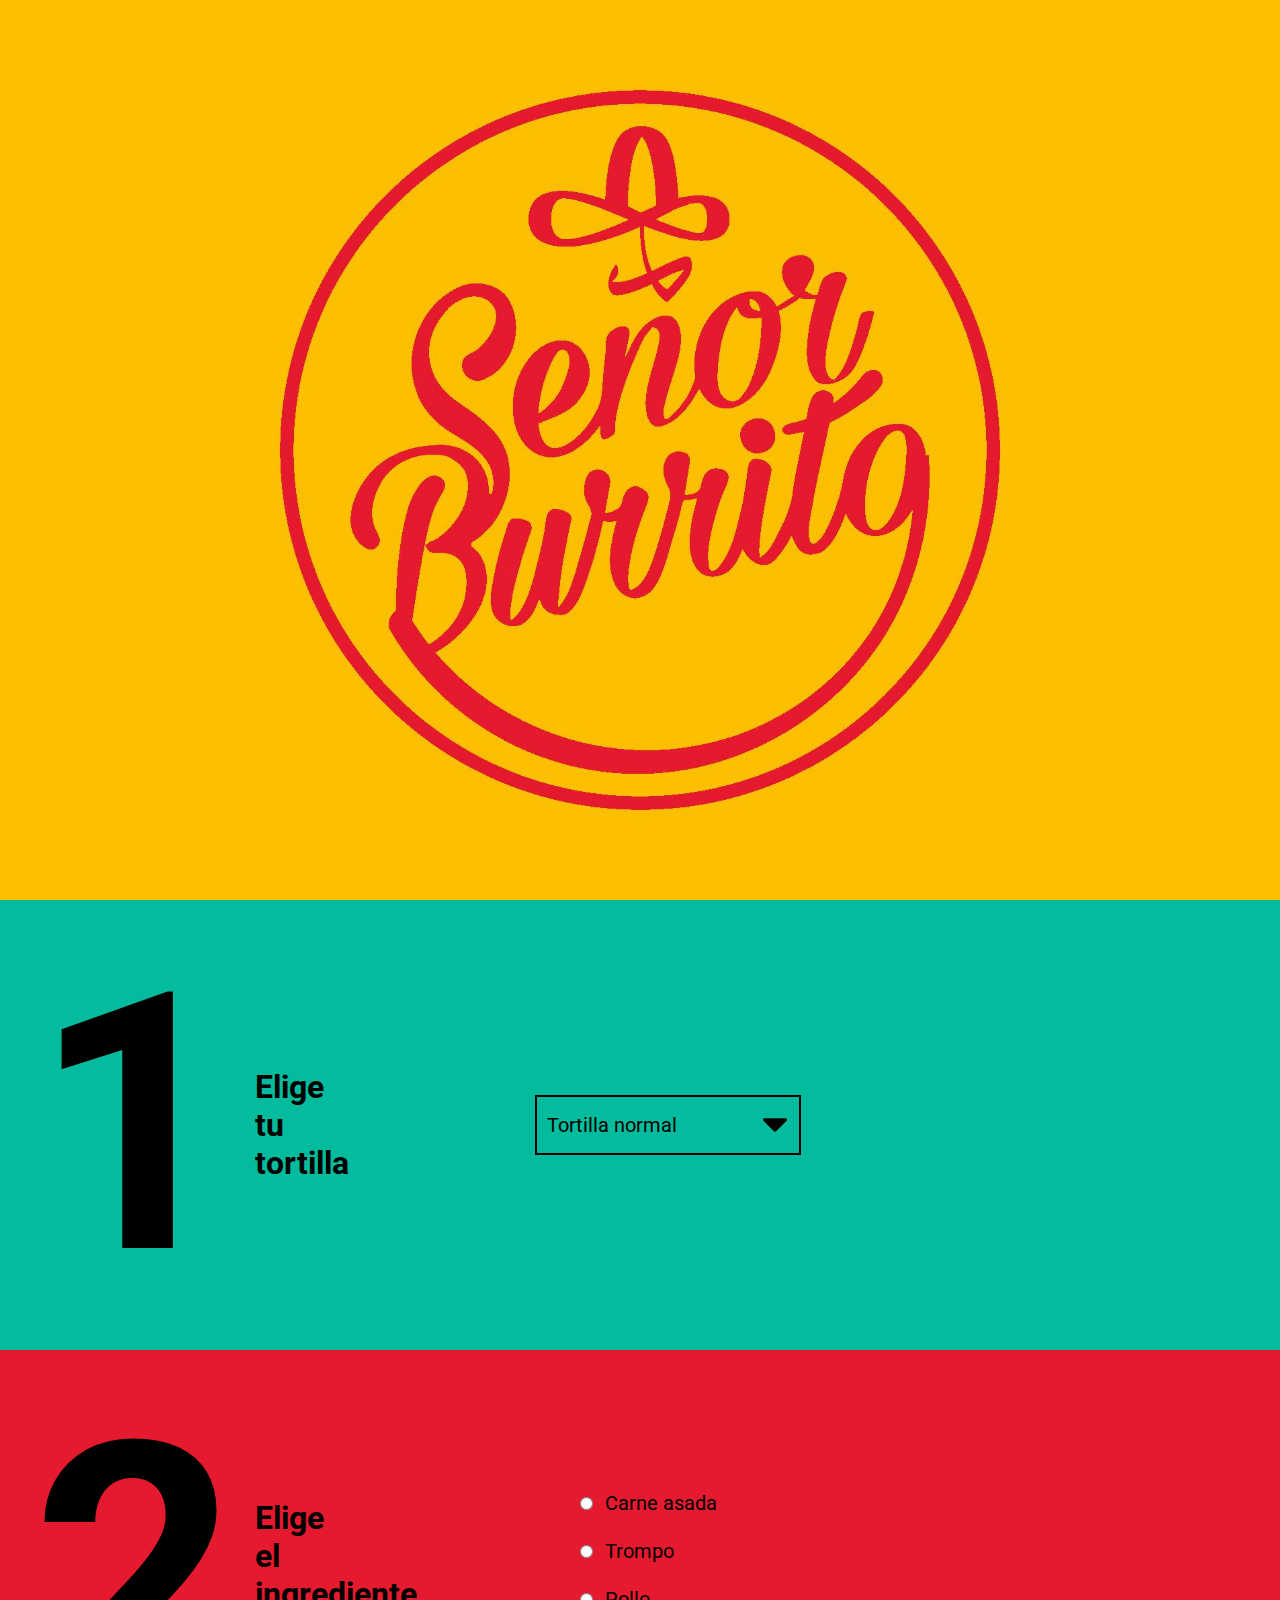
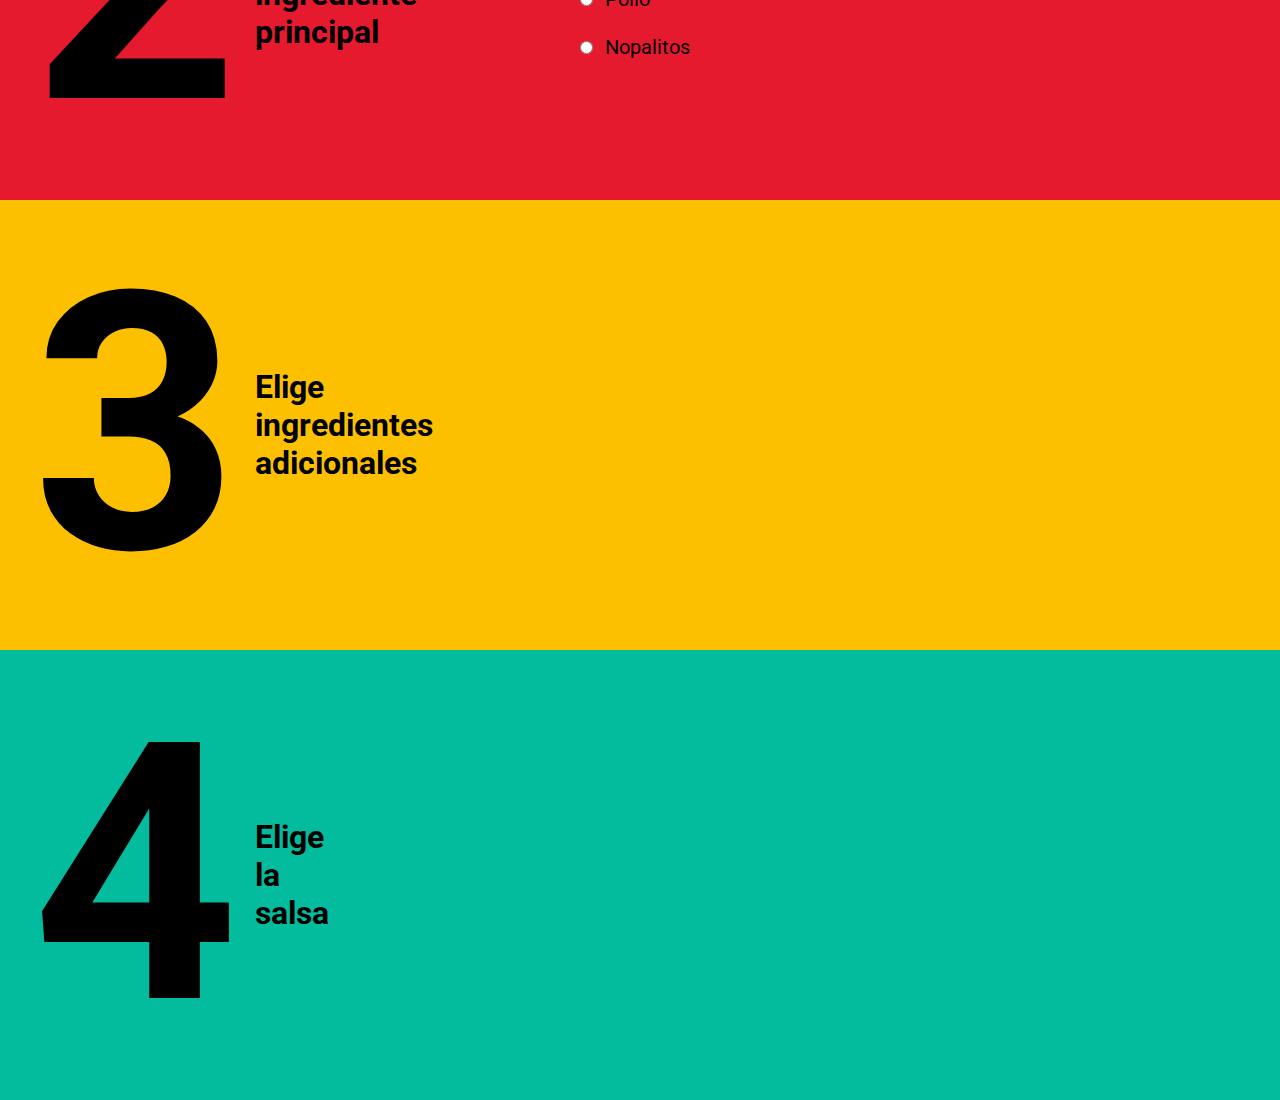
<file: 1er Lab/index.html>
<html lang="en">

<head>
    <meta charset="UTF-8">
    <meta name="viewport" content="width=device-width, initial-scale=1.0">
    <meta http-equiv="X-UA-Compatible" content="ie=edge">
    <title>Señor Burrito</title>
    <link href="https://fonts.googleapis.com/css?family=Roboto:400,700" rel="stylesheet">
    <link rel="stylesheet" href="css/style.css">

</head>

<body>
    <div id="logoContainer" class="sectionDiv"></div>
    <div id="tortilla" class="sectionDiv">
        <span class="number">1</span>
        <h1 class="sectionHeader">Elige tu tortilla</h1>
        <div id="selectContainer">
            <select id="tortillaSelect">
                <option value="normal">Tortilla normal</option>
                <option value="normal">Tortilla integral</option>
                <option value="normal">Bowl</option>
            </select>
        </div>
    </div>
    <div id="principal" class="sectionDiv">
        <span class="number">2</span>
        <h1 class="sectionHeader">Elige el ingrediente principal</h1>
        <div id="checkboxes">
            <ul>
                <li>
                    <label>
                        <input type="radio" name="ingrediente">Carne asada</label>
                </li>
                <li>
                    <label>
                        <input type="radio" name="ingrediente">Trompo</label>
                </li>
                <li>
                    <label>
                        <input type="radio" name="ingrediente">Pollo</label>
                </li>
                <li>
                    <label>
                        <input type="radio" name="ingrediente">Nopalitos</label>
                </li>
            </ul>
        </div>
    </div>
    <div id="ingredientes" class="sectionDiv">
        <span class="number">3</span>
        <h1 class="sectionHeader">Elige ingredientes adicionales </h1>
    </div>
    <div id="salsa" class="sectionDiv">
        <span class="number">4</span>
        <h1 class="sectionHeader">Elige la salsa</h1>
    </div>

</body>

</html>
</file>
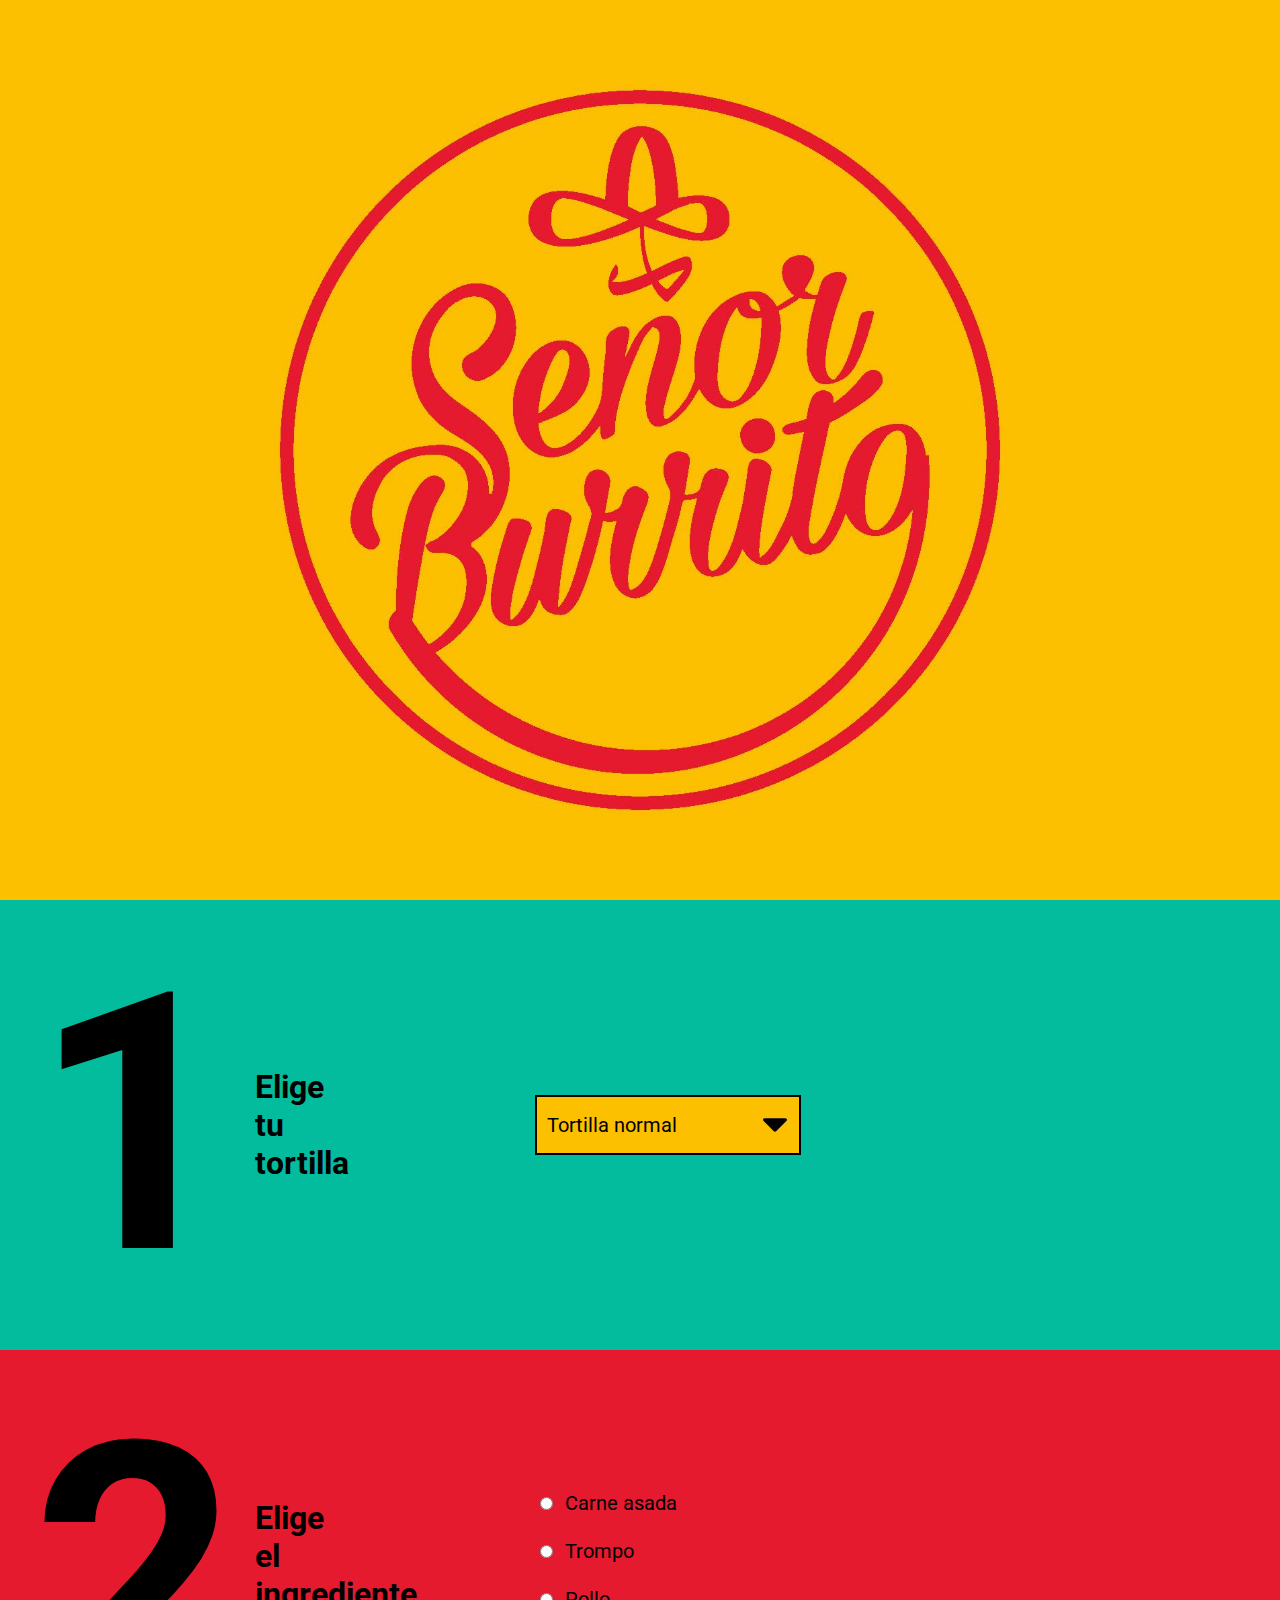
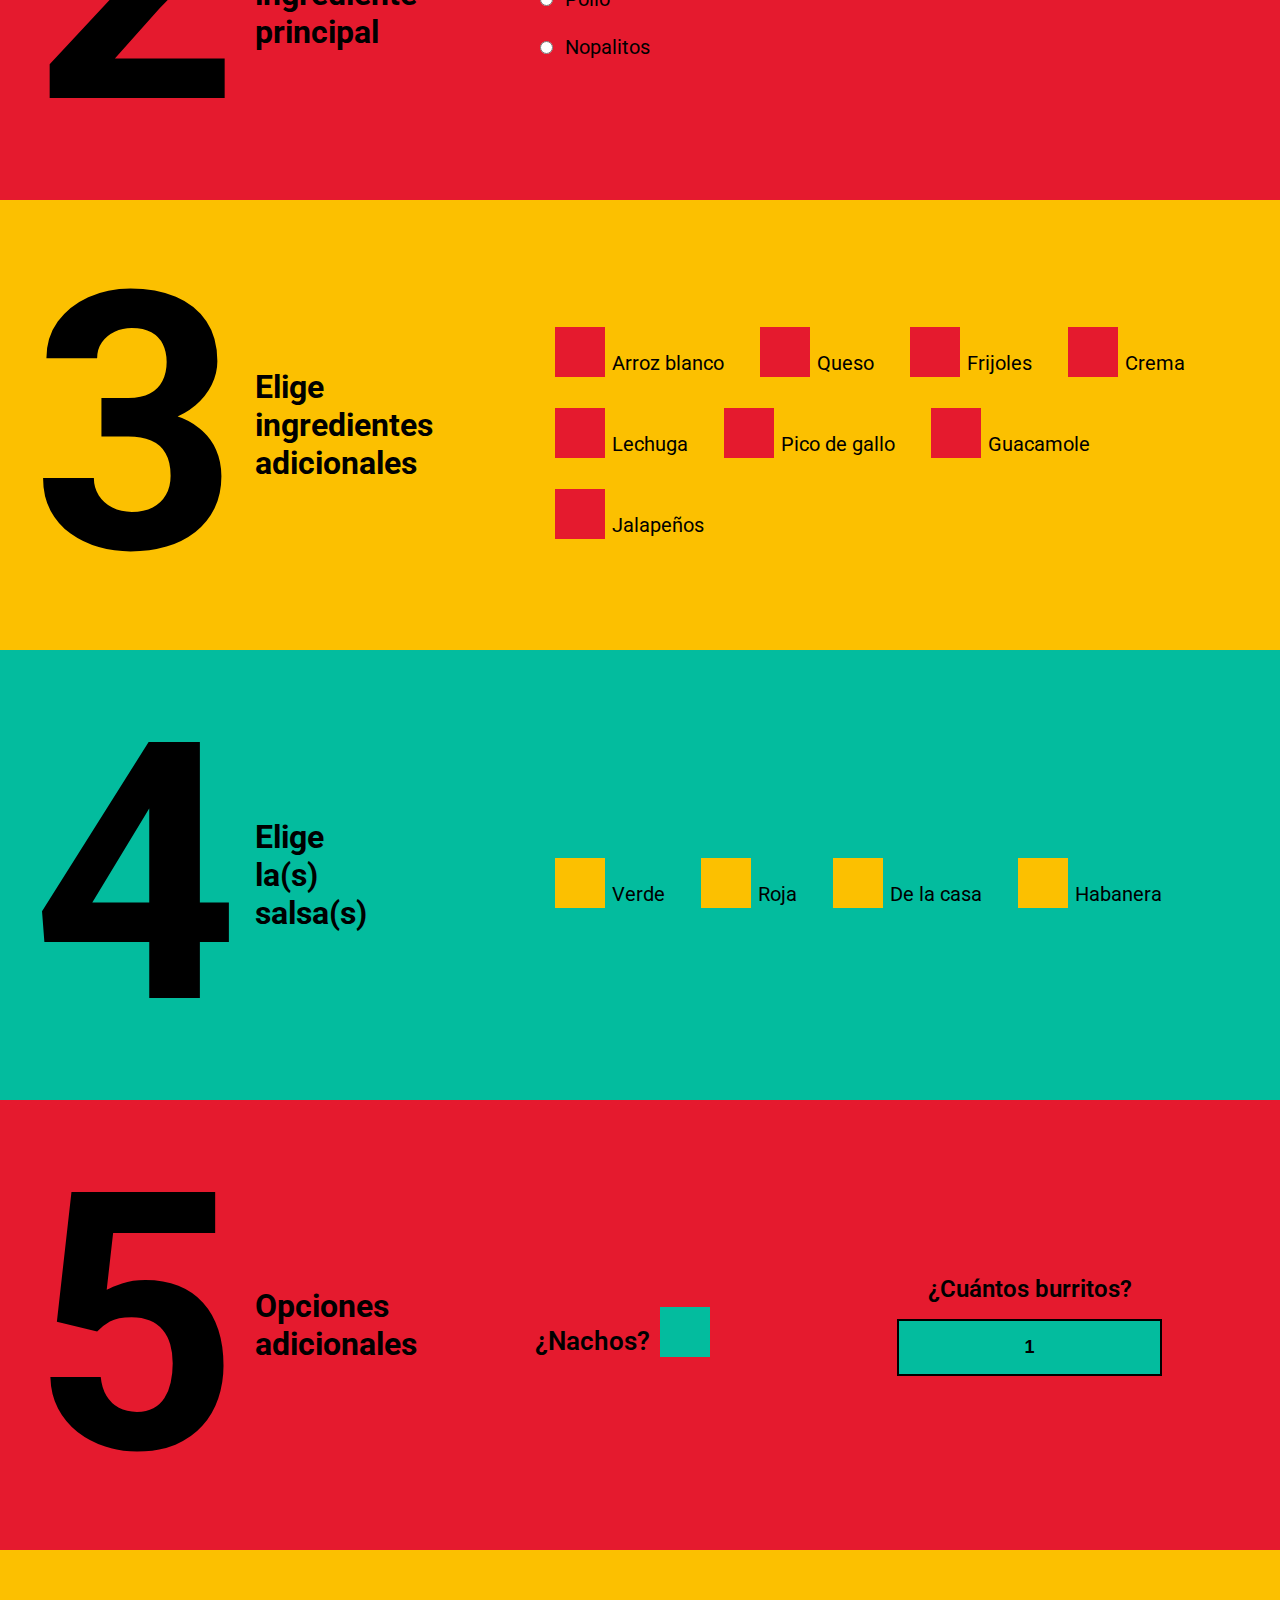
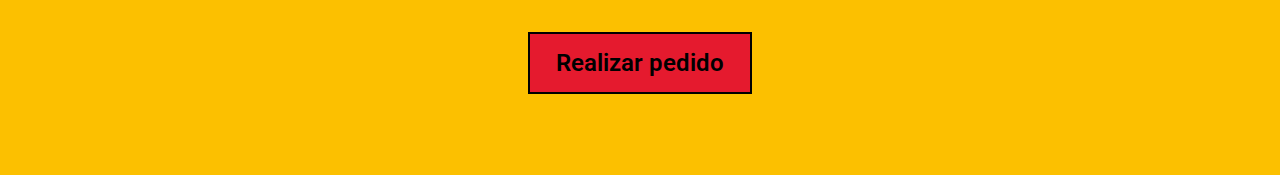
<file: 1er laboratorio/index.html>
<html lang="en">

<head>
    <meta charset="UTF-8">
    <meta name="viewport" content="width=device-width, initial-scale=1.0">
    <meta http-equiv="X-UA-Compatible" content="ie=edge">
    <title>Señor Burrito</title>
    <link href="https://fonts.googleapis.com/css?family=Roboto:400,700" rel="stylesheet">
    <link rel="stylesheet" href="css/style.css">

</head>

<body>
    <div id="logoContainer" class="sectionDiv"></div>
    <div id="tortilla" class="sectionDiv">
        <span class="number">1</span>
        <h1 class="sectionHeader">Elige tu tortilla</h1>
        <div id="selectContainer">
            <select id="tortillaSelect">
                <option value="normal">Tortilla normal</option>
                <option value="normal">Tortilla integral</option>
                <option value="normal">Bowl</option>
            </select>
        </div>
    </div>
    <div id="principal" class="sectionDiv">
        <span class="number">2</span>
        <h1 class="sectionHeader">Elige el ingrediente principal</h1>
        <div id="ingredientesContainer">
            <ul class="radioButtonList">
                <li>
                    <label>
                        <input type="radio" name="ingrediente">Carne asada</label>
                </li>
                <li>
                    <label>
                        <input type="radio" name="ingrediente">Trompo</label>
                </li>
                <li>
                    <label>
                        <input type="radio" name="ingrediente">Pollo</label>
                </li>
                <li>
                    <label>
                        <input type="radio" name="ingrediente">Nopalitos</label>
                </li>
            </ul>
        </div>
    </div>
    <div id="ingredientes" class="sectionDiv">
        <span class="number">3</span>
        <h1 class="sectionHeader">Elige ingredientes adicionales </h1>
        <div id="adicionalesContainer">
            <ul class="checkboxList">
                <li>
                    <label>
                        <input type="checkbox">Arroz blanco</label>
                </li>
                <li>
                    <label>
                        <input type="checkbox">Queso</label>
                </li>
                <li>
                    <label>
                        <input type="checkbox">Frijoles</label>
                </li>
                <li>
                    <label>
                        <input type="checkbox">Crema</label>
                </li>
                <li>
                    <label>
                        <input type="checkbox">Lechuga</label>
                </li>
                <li>
                    <label>
                        <input type="checkbox">Pico de gallo</label>
                </li>
                <li>
                    <label>
                        <input type="checkbox">Guacamole</label>
                </li>
                <li>
                    <label>
                        <input type="checkbox">Jalapeños</label>
                </li>
            </ul>
        </div>
    </div>
    <div id="salsa" class="sectionDiv">
        <span class="number">4</span>
        <h1 class="sectionHeader">Elige la(s) salsa(s)</h1>
        <div id="salsasContainer">
            <ul class="checkboxList">
                <li>
                    <label>
                        <input type="checkbox">Verde
                    </label>
                </li>
                <li>
                    <label>
                        <input type="checkbox">Roja
                    </label>
                </li>
                <li>
                    <label>
                        <input type="checkbox">De la casa
                    </label>
                </li>
                <li>
                    <label>
                        <input type="checkbox">Habanera
                    </label>
                </li>
            </ul>
        </div>
    </div>
    <div id="extras" class="sectionDiv">
        <span class="number">5</span>
        <h1 class="sectionHeader">
            Opciones adicionales
        </h1>
        <div id="extrasContainer">
            <div id="nachos">
                <label>¿Nachos?
                    <input type="checkbox">
                </label>
            </div>
            <div id="cantidad">
                <span>¿Cuántos burritos?</span>
                <input type="text" value="1">
            </div>
        </div>
    </div>
    <div id="confirmacion">
        <input id="submitBtn" type="submit" value="Realizar pedido">
    </div>

</body>

</html>
</file>
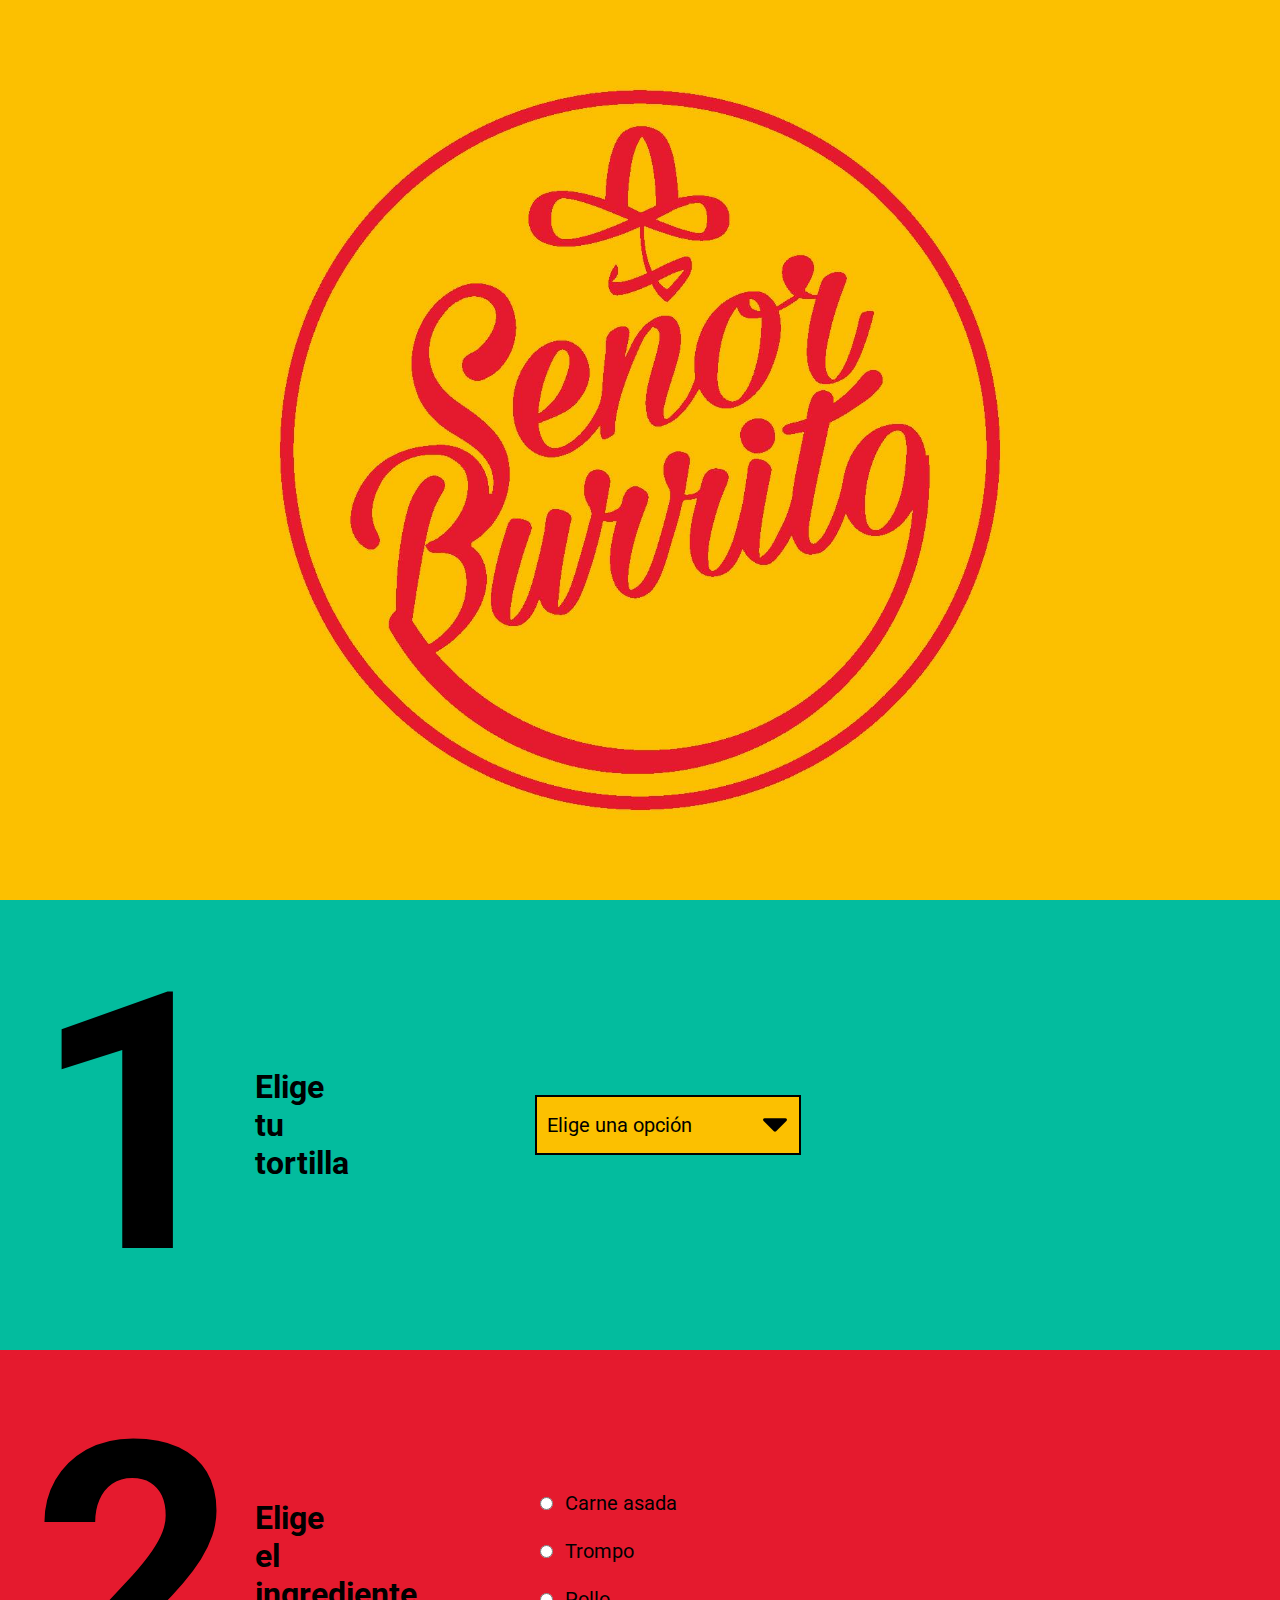
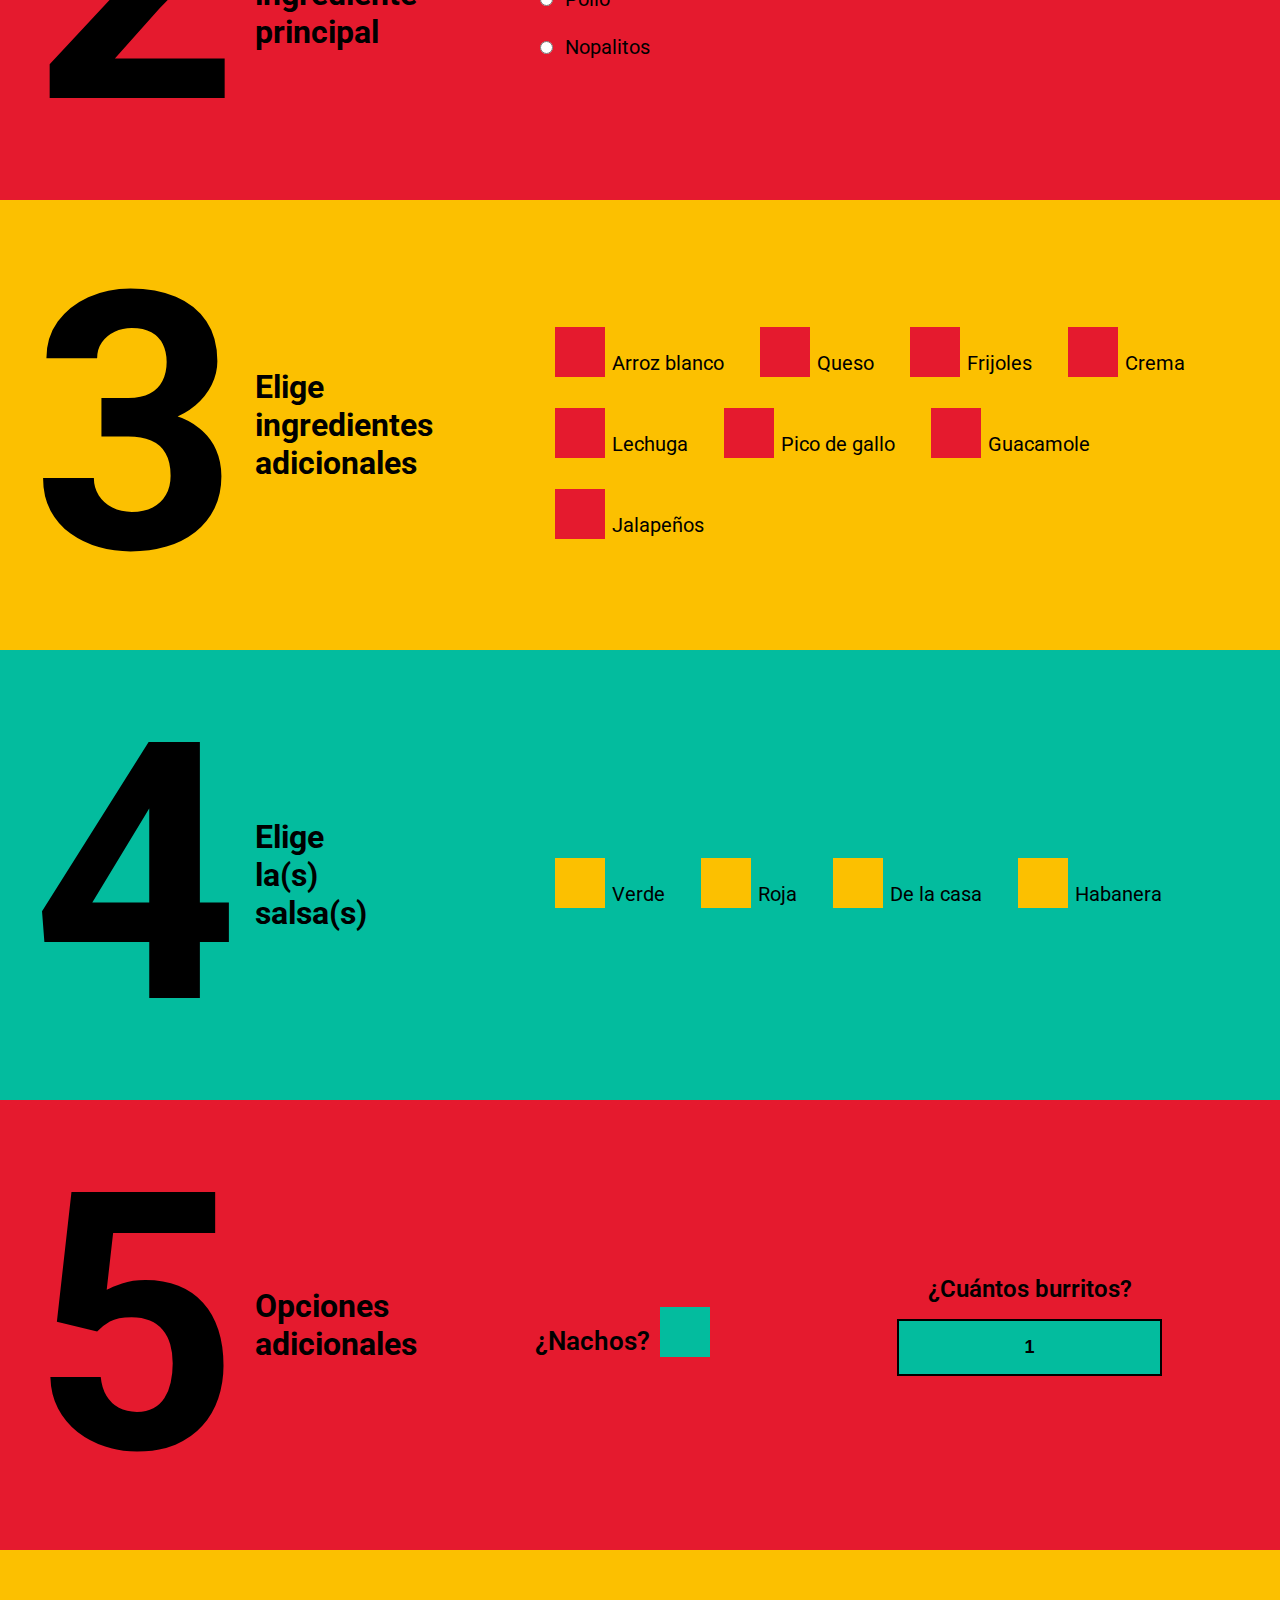
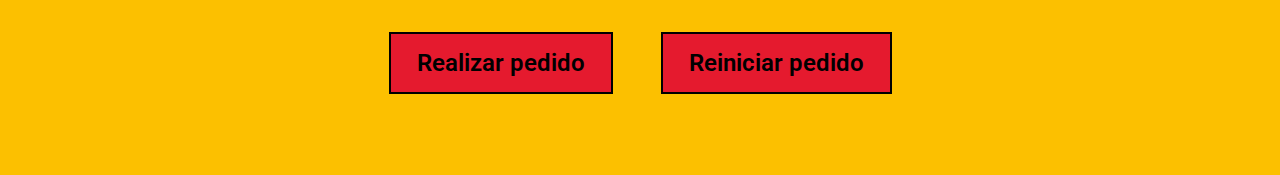
<file: 2do laboratorio/index.html>
<html lang="en">

<head>
    <meta charset="UTF-8">
    <meta name="viewport" content="width=device-width, initial-scale=1.0">
    <meta http-equiv="X-UA-Compatible" content="ie=edge">
    <title>Señor Burrito</title>
    <link href="https://fonts.googleapis.com/css?family=Roboto:400,700" rel="stylesheet">
    <link rel="stylesheet" href="css/style.css">

</head>

<body>
    <div id="logoContainer" class="sectionDiv"></div>
    <div id="tortilla" class="sectionDiv">
        <span class="number">1</span>
        <h1 class="sectionHeader">Elige tu tortilla</h1>
        <div id="wrapper">
            <div id="selectContainer">
                <select id="tortillaSelect">
                    <option value="0">Elige una opción</option>
                    <option value="Tortilla normal">Tortilla normal</option>
                    <option value="Tortilla integral">Tortilla integral</option>
                    <option value="Bowl">Bowl</option>
                </select>
            </div>
            <span id="tortilla_warning" class="message hidden">Necesita seleccionar el tipo de tortilla</span>
        </div>
    </div>
    <div id="principal" class="sectionDiv">
        <span class="number">2</span>
        <h1 class="sectionHeader">Elige el ingrediente principal</h1>
        <div id="ingredientesContainer">
            <ul class="radioButtonList">
                <li>
                    <label>
                        <input type="radio" name="ingrediente" value="Carne asada">Carne asada</label>
                </li>
                <li>
                    <label>
                        <input type="radio" name="ingrediente" value="Trompo">Trompo</label>
                </li>
                <li>
                    <label>
                        <input type="radio" name="ingrediente" value="Pollo">Pollo</label>
                </li>
                <li>
                    <label>
                        <input type="radio" name="ingrediente" value="Nopalitos">Nopalitos</label>
                </li>
            </ul>
            <span id="ingrediente_warning" class="message hidden">Necesita seleccionar un ingrediente principal</span>
        </div>
    </div>
    <div id="ingredientes" class="sectionDiv">
        <span class="number">3</span>
        <h1 class="sectionHeader">Elige ingredientes adicionales </h1>
        <div id="adicionalesContainer">
            <ul class="checkboxList">
                <li>
                    <label>
                        <input type="checkbox" name="adicional" value="Arroz blanco">Arroz blanco</label>
                </li>
                <li>
                    <label>
                        <input type="checkbox" name="adicional" value="Queso">Queso</label>
                </li>
                <li>
                    <label>
                        <input type="checkbox" name="adicional" value="Frijoles">Frijoles</label>
                </li>
                <li>
                    <label>
                        <input type="checkbox" name="adicional" value="Crema">Crema</label>
                </li>
                <li>
                    <label>
                        <input type="checkbox" name="adicional" value="Lechuga">Lechuga</label>
                </li>
                <li>
                    <label>
                        <input type="checkbox" name="adicional" value="Pico de gallo">Pico de gallo</label>
                </li>
                <li>
                    <label>
                        <input type="checkbox" name="adicional" value="Guacamole">Guacamole</label>
                </li>
                <li>
                    <label>
                        <input type="checkbox" name="adicional" value="Jalapeños">Jalapeños</label>
                </li>
            </ul>
        </div>
    </div>
    <div id="salsa" class="sectionDiv">
        <span class="number">4</span>
        <h1 class="sectionHeader">Elige la(s) salsa(s)</h1>
        <div id="salsasContainer">
            <ul class="checkboxList">
                <li>
                    <label>
                        <input type="checkbox" name="salsa" value="Verde">Verde
                    </label>
                </li>
                <li>
                    <label>
                        <input type="checkbox" name="salsa" value="Roja">Roja
                    </label>
                </li>
                <li>
                    <label>
                        <input type="checkbox" name="salsa" value="De la casa">De la casa
                    </label>
                </li>
                <li>
                    <label>
                        <input type="checkbox" name="salsa" value="Habanera">Habanera
                    </label>
                </li>
            </ul>
        </div>
    </div>
    <div id="extras" class="sectionDiv">
        <span class="number">5</span>
        <h1 class="sectionHeader">
            Opciones adicionales
        </h1>
        <div id="extrasContainer">
            <div id="nachos">
                <label>¿Nachos?
                    <input id="input_nachos" type="checkbox">
                </label>
            </div>
            <div id="cantidad">
                <span>¿Cuántos burritos?</span>
                <input id="input_cantidad" type="text" value="1">
                <span id="cantidad_warning" class="message hidden">Necesita introducir una cantidad válida</span>
            </div>
        </div>
    </div>
    <div id="confirmacion">
        <input id="submitBtn" type="submit" value="Realizar pedido">
        <input id="clearBtn" type="submit" value="Reiniciar pedido">
    </div>
    <div id="resumen" class="sectionDiv hidden_info">
        <h1 class="sectionHeader">
            Resumen
        </h1>
        <div id="resumen_info">
            <div class="info_container">
                <label>Tortilla:</label>
                <label id="tortilla_info"></label>
            </div>
            <div class="info_container">
                <label>Ingrediente principal:</label>
                <label id="principal_info"></label>
            </div>
            <div class="info_container">
                <label>Adicionales:</label>
                <label id="adicionales_info"></label>
            </div>
            <div class="info_container">
                <label>Salsas:</label>
                <label id="salsas_info"></label>
            </div>
            <div class="info_container">
                <label>Nachos:</label>
                <label id="nachos_info"></label>
            </div>
            <div class="info_container">
                <label>Cantidad:</label>
                <label id="cantidad_info"></label>
            </div>
        </div>
    </div>

    <script src="js/main.js"></script>
</body>

</html>
</file>
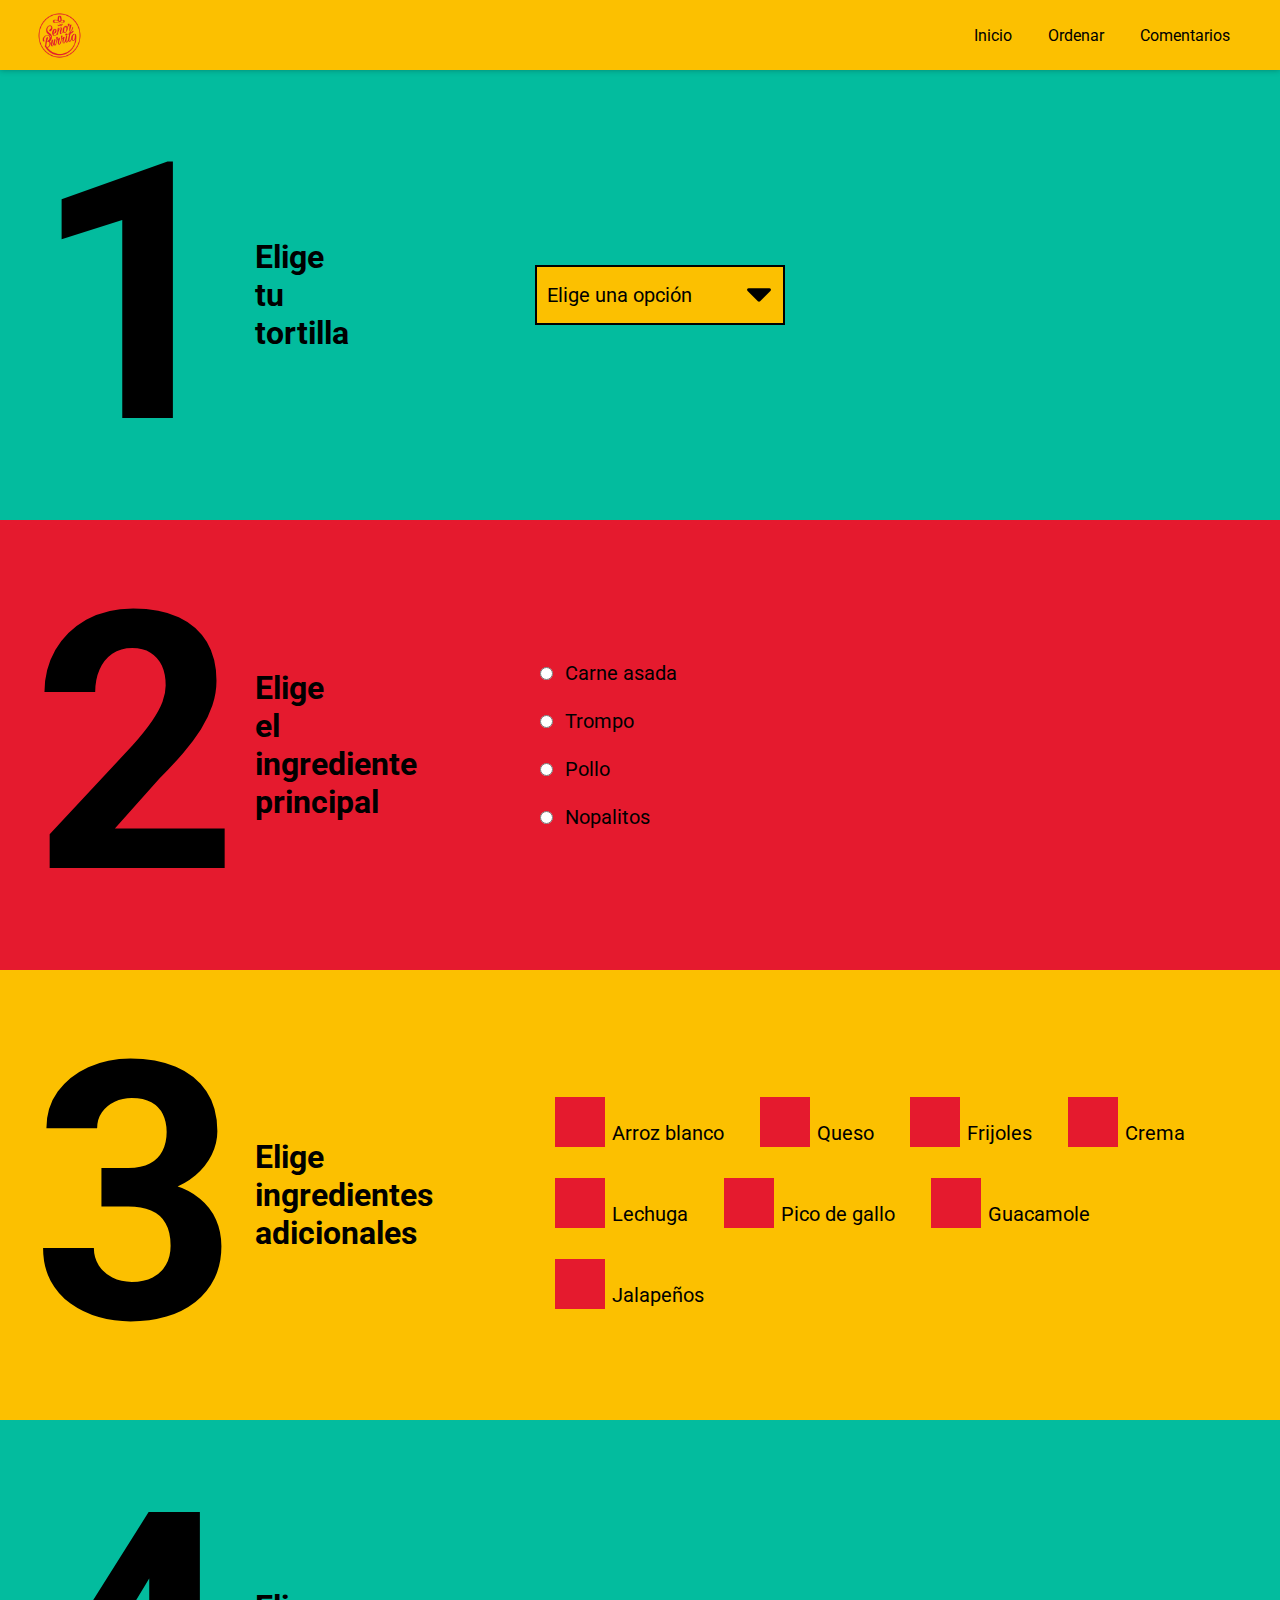
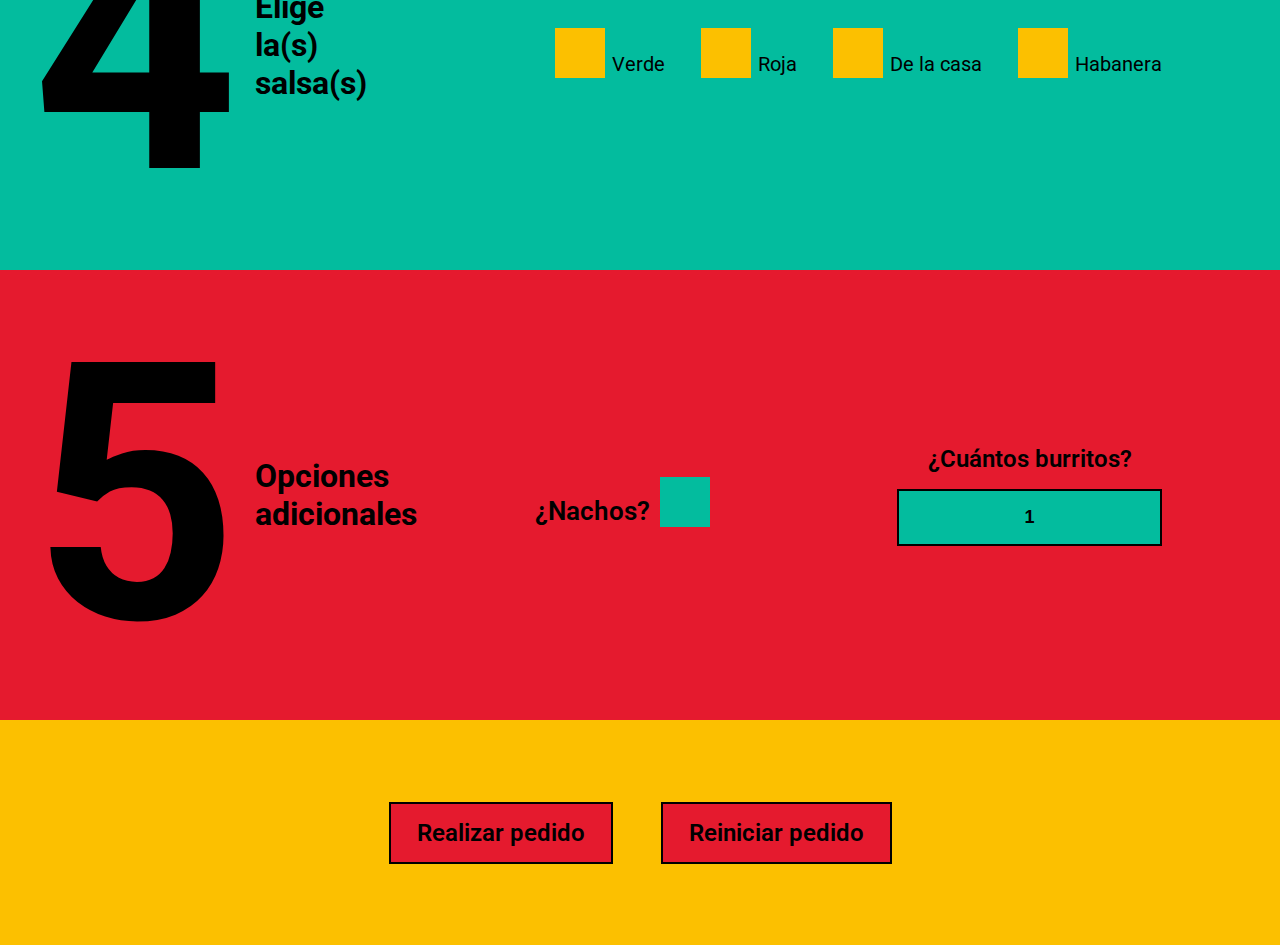
<file: 3er laboratorio/orden.html>
<!DOCTYPE html>
<html lang="en">

<head>
    <meta charset="UTF-8">
    <meta name="viewport" content="width=device-width, initial-scale=1.0">
    <meta http-equiv="X-UA-Compatible" content="ie=edge">
    <title>Ordenar</title>
    <link href="https://fonts.googleapis.com/css?family=Roboto:400,700" rel="stylesheet">
    <link rel="stylesheet" href="css/style.css">
    <script src="https://code.jquery.com/jquery-3.3.1.min.js" integrity="sha256-FgpCb/KJQlLNfOu91ta32o/NMZxltwRo8QtmkMRdAu8="
        crossorigin="anonymous"></script>
</head>

<body>
    <div class="nav_wrapper">
        <img src="images/senor_burrito.jpg" alt="" height="55" width="55">
        <nav>
            <ul>
                <li>
                    <a href="index.html"> Inicio</a>
                </li>
                <li>
                    <a href="#"> Ordenar </a>
                </li>
                <li>
                    <a href="comentarios.html"> Comentarios</a>
                </li>
            </ul>
        </nav>
    </div>
    <div id="tortilla" class="sectionDiv">
        <span class="number">1</span>
        <h1 class="sectionHeader">Elige tu tortilla</h1>
        <div id="wrapper">
            <div id="selectContainer">
                <select id="tortillaSelect">
                    <option value="0">Elige una opción</option>
                    <option value="Tortilla normal">Tortilla normal</option>
                    <option value="Tortilla integral">Tortilla integral</option>
                    <option value="Bowl">Bowl</option>
                </select>
            </div>
            <span id="tortilla_warning" class="message hidden">Necesita seleccionar el tipo de tortilla</span>
        </div>
    </div>
    <div id="principal" class="sectionDiv">
        <span class="number">2</span>
        <h1 class="sectionHeader">Elige el ingrediente principal</h1>
        <div id="ingredientesContainer">
            <ul class="radioButtonList">
                <li>
                    <label>
                        <input type="radio" name="ingrediente" value="Carne asada">Carne asada</label>
                </li>
                <li>
                    <label>
                        <input type="radio" name="ingrediente" value="Trompo">Trompo</label>
                </li>
                <li>
                    <label>
                        <input type="radio" name="ingrediente" value="Pollo">Pollo</label>
                </li>
                <li>
                    <label>
                        <input type="radio" name="ingrediente" value="Nopalitos">Nopalitos</label>
                </li>
            </ul>
            <span id="ingrediente_warning" class="message hidden">Necesita seleccionar un ingrediente principal</span>
        </div>
    </div>
    <div id="ingredientes" class="sectionDiv">
        <span class="number">3</span>
        <h1 class="sectionHeader">Elige ingredientes adicionales </h1>
        <div id="adicionalesContainer">
            <ul class="checkboxList">
                <li>
                    <label>
                        <input type="checkbox" name="adicional" value="Arroz blanco">Arroz blanco</label>
                </li>
                <li>
                    <label>
                        <input type="checkbox" name="adicional" value="Queso">Queso</label>
                </li>
                <li>
                    <label>
                        <input type="checkbox" name="adicional" value="Frijoles">Frijoles</label>
                </li>
                <li>
                    <label>
                        <input type="checkbox" name="adicional" value="Crema">Crema</label>
                </li>
                <li>
                    <label>
                        <input type="checkbox" name="adicional" value="Lechuga">Lechuga</label>
                </li>
                <li>
                    <label>
                        <input type="checkbox" name="adicional" value="Pico de gallo">Pico de gallo</label>
                </li>
                <li>
                    <label>
                        <input type="checkbox" name="adicional" value="Guacamole">Guacamole</label>
                </li>
                <li>
                    <label>
                        <input type="checkbox" name="adicional" value="Jalapeños">Jalapeños</label>
                </li>
            </ul>
        </div>
    </div>
    <div id="salsa" class="sectionDiv">
        <span class="number">4</span>
        <h1 class="sectionHeader">Elige la(s) salsa(s)</h1>
        <div id="salsasContainer">
            <ul class="checkboxList">
                <li>
                    <label>
                        <input type="checkbox" name="salsa" value="Verde">Verde
                    </label>
                </li>
                <li>
                    <label>
                        <input type="checkbox" name="salsa" value="Roja">Roja
                    </label>
                </li>
                <li>
                    <label>
                        <input type="checkbox" name="salsa" value="De la casa">De la casa
                    </label>
                </li>
                <li>
                    <label>
                        <input type="checkbox" name="salsa" value="Habanera">Habanera
                    </label>
                </li>
            </ul>
        </div>
    </div>
    <div id="extras" class="sectionDiv">
        <span class="number">5</span>
        <h1 class="sectionHeader">
            Opciones adicionales
        </h1>
        <div id="extrasContainer">
            <div id="nachos">
                <label>¿Nachos?
                    <input id="input_nachos" type="checkbox">
                </label>
            </div>
            <div id="cantidad">
                <span>¿Cuántos burritos?</span>
                <input id="input_cantidad" type="text" value="1">
                <span id="cantidad_warning" class="message hidden">Necesita introducir una cantidad válida</span>
            </div>
        </div>
    </div>
    <div id="confirmacion">
        <input id="submitBtn" type="submit" value="Realizar pedido">
        <input id="clearBtn" type="submit" value="Reiniciar pedido">
    </div>
    <div id="resumen" class="sectionDiv hidden_info hidden">
        <h1 class="sectionHeader">
            Resumen
        </h1>
        <div id="resumen_info">
            <div class="info_container">
                <label>Tortilla:</label>
                <label id="tortilla_info"></label>
            </div>
            <div class="info_container">
                <label>Ingrediente principal:</label>
                <label id="principal_info"></label>
            </div>
            <div class="info_container">
                <label>Adicionales:</label>
                <label id="adicionales_info"></label>
            </div>
            <div class="info_container">
                <label>Salsas:</label>
                <label id="salsas_info"></label>
            </div>
            <div class="info_container">
                <label>Nachos:</label>
                <label id="nachos_info"></label>
            </div>
            <div class="info_container">
                <label>Cantidad:</label>
                <label id="cantidad_info"></label>
            </div>
        </div>
    </div>

    <script src="js/main.js"></script>
</body>

</html>
</file>
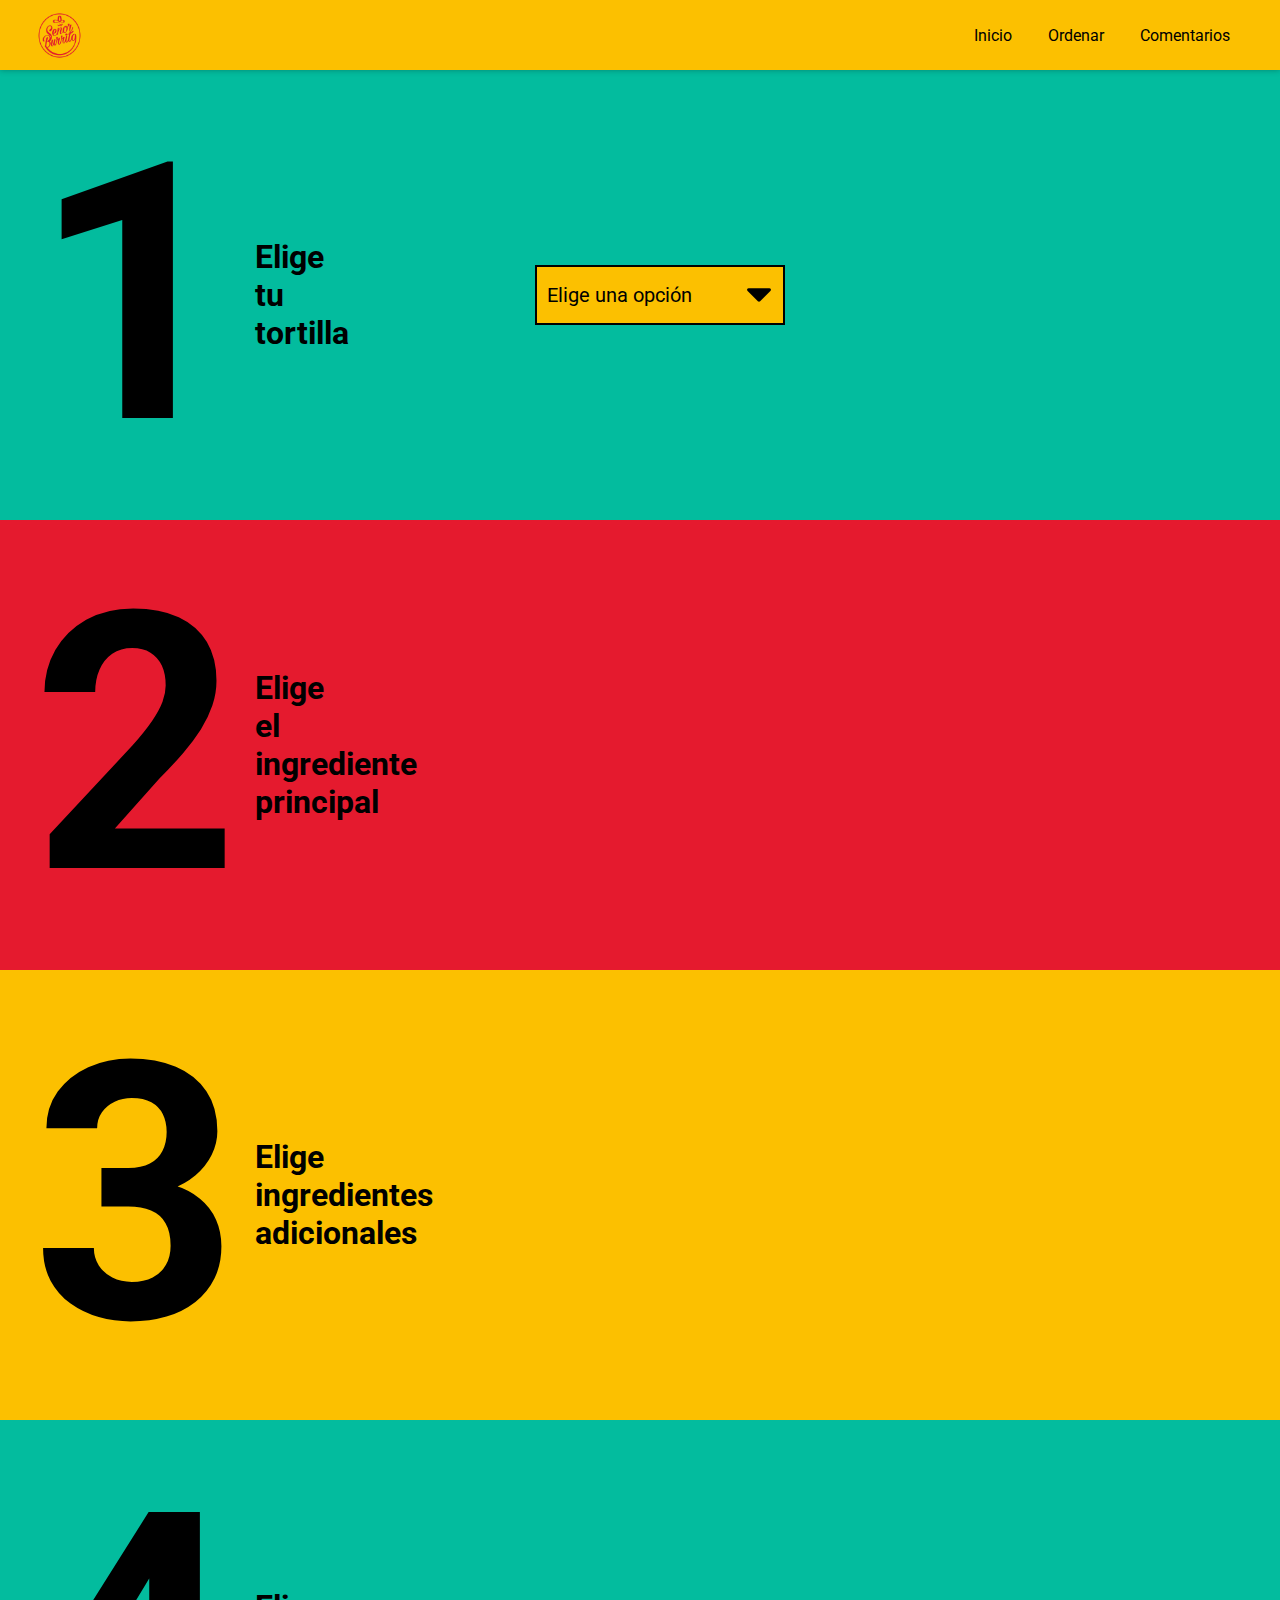
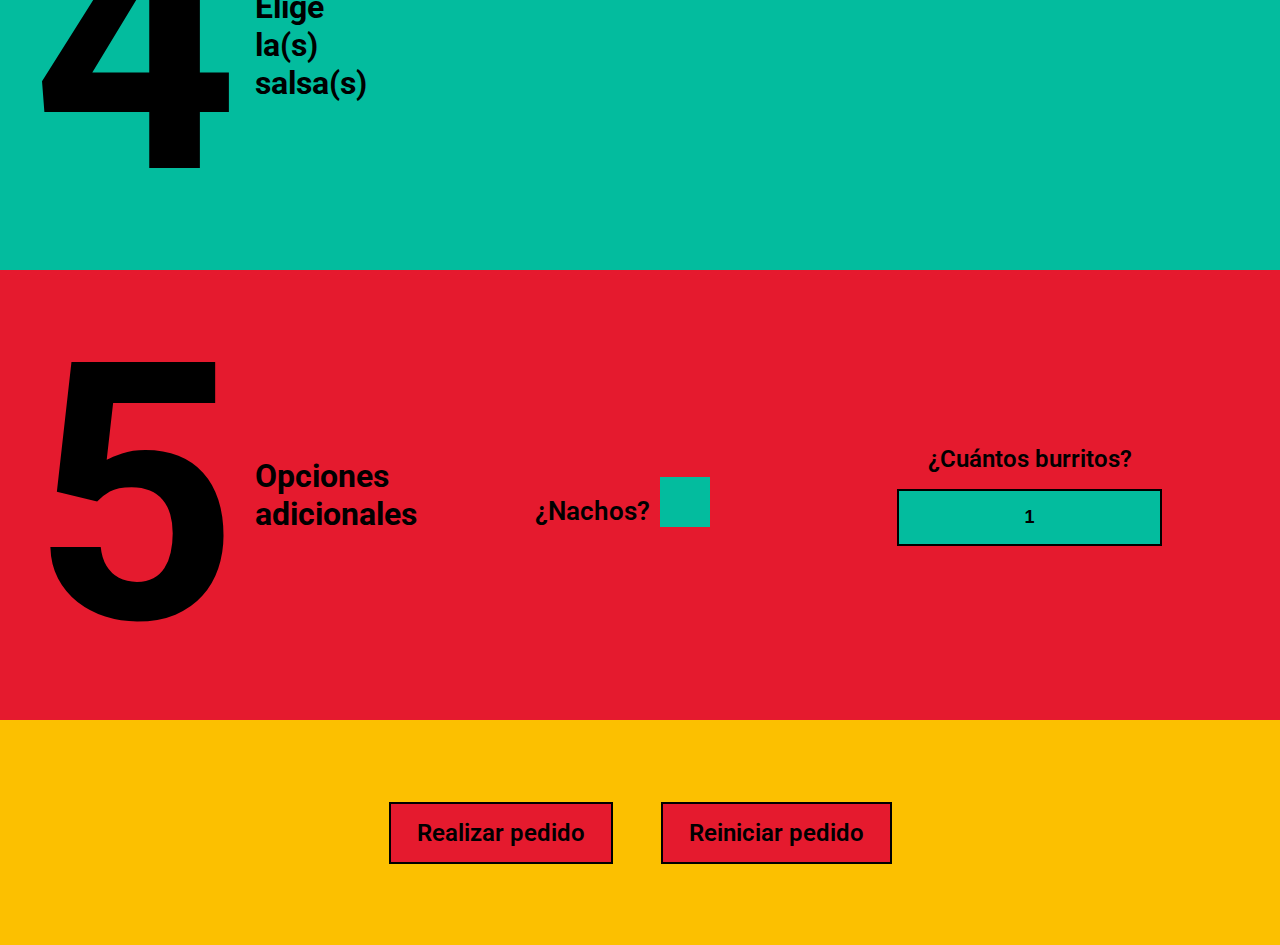
<file: 4to laboratorio/orden.html>
<!DOCTYPE html>
<html lang="en">

<head>
    <meta charset="UTF-8">
    <meta name="viewport" content="width=device-width, initial-scale=1.0">
    <meta http-equiv="X-UA-Compatible" content="ie=edge">
    <title>Ordenar</title>
    <link href="https://fonts.googleapis.com/css?family=Roboto:400,700" rel="stylesheet">
    <link rel="stylesheet" href="css/style.css">
    <script src="https://code.jquery.com/jquery-3.3.1.min.js" integrity="sha256-FgpCb/KJQlLNfOu91ta32o/NMZxltwRo8QtmkMRdAu8="
        crossorigin="anonymous"></script>
</head>

<body>
    <div class="nav_wrapper">
        <img src="images/senor_burrito.jpg" alt="" height="55" width="55">
        <nav>
            <ul>
                <li>
                    <a href="index.html"> Inicio</a>
                </li>
                <li>
                    <a href="#"> Ordenar </a>
                </li>
                <li>
                    <a href="comentarios.html"> Comentarios</a>
                </li>
            </ul>
        </nav>
    </div>
    <div id="tortilla" class="sectionDiv">
        <span class="number">1</span>
        <h1 class="sectionHeader">Elige tu tortilla</h1>
        <div id="wrapper">
            <div id="selectContainer">
                <select id="tortillaSelect">
                    <option value="0">Elige una opción</option>
                </select>
            </div>
            <span id="tortilla_warning" class="message hidden">Necesita seleccionar el tipo de tortilla</span>
        </div>
    </div>
    <div id="principal" class="sectionDiv">
        <span class="number">2</span>
        <h1 class="sectionHeader">Elige el ingrediente principal</h1>
        <div id="ingredientesContainer">
            <ul class="radioButtonList">
            </ul>
            <span id="ingrediente_warning" class="message hidden">Necesita seleccionar un ingrediente principal</span>
        </div>
    </div>
    <div id="ingredientes" class="sectionDiv">
        <span class="number">3</span>
        <h1 class="sectionHeader">Elige ingredientes adicionales </h1>
        <div id="adicionalesContainer">
            <ul class="checkboxList">
            </ul>
        </div>
    </div>
    <div id="salsa" class="sectionDiv">
        <span class="number">4</span>
        <h1 class="sectionHeader">Elige la(s) salsa(s)</h1>
        <div id="salsasContainer">
            <ul class="checkboxList">
            </ul>
        </div>
    </div>
    <div id="extras" class="sectionDiv">
        <span class="number">5</span>
        <h1 class="sectionHeader">
            Opciones adicionales
        </h1>
        <div id="extrasContainer">
            <div id="nachos">
                <label>¿Nachos?
                    <input id="input_nachos" type="checkbox">
                </label>
            </div>
            <div id="cantidad">
                <span>¿Cuántos burritos?</span>
                <input id="input_cantidad" type="text" value="1">
                <span id="cantidad_warning" class="message hidden">Necesita introducir una cantidad válida</span>
            </div>
        </div>
    </div>
    <div id="confirmacion">
        <input id="submitBtn" type="submit" value="Realizar pedido">
        <input id="clearBtn" type="submit" value="Reiniciar pedido">
    </div>
    <div id="resumen" class="sectionDiv hidden_info hidden">
        <h1 class="sectionHeader">
            Resumen
        </h1>
        <div id="resumen_info">
            <div class="info_container">
                <label>Tortilla:</label>
                <label id="tortilla_info"></label>
            </div>
            <div class="info_container">
                <label>Ingrediente principal:</label>
                <label id="principal_info"></label>
            </div>
            <div class="info_container">
                <label>Adicionales:</label>
                <label id="adicionales_info"></label>
            </div>
            <div class="info_container">
                <label>Salsas:</label>
                <label id="salsas_info"></label>
            </div>
            <div class="info_container">
                <label>Nachos:</label>
                <label id="nachos_info"></label>
            </div>
            <div class="info_container">
                <label>Cantidad:</label>
                <label id="cantidad_info"></label>
            </div>
        </div>
    </div>

    <script src="js/main.js"></script>
    <script src="js/jquery.js"></script>
</body>

</html>
</file>
<file: 1er Lab/css/style.css>
html,
body {
    height: 100%;
    margin: 0;
    font-family: 'Roboto', sans-serif;
}

#logoContainer {
    height: 100%;
    background-color: #fcc000;
    background-image: url('../images/senor_burrito.jpg');
    background-repeat: no-repeat;
    background-size: contain;
    background-position: center;
}

.sectionDiv {
    height: 50%;
    overflow: hidden;
    display: flex;
    align-items: center;
}

#tortilla {
    background-color: #03bc9e;
}

#principal {
    background-color: #E51A2E;
}

#ingredientes {
    background-color: #fcc000;
}

#salsa {
    background-color: #03bc9e;
}

.sectionHeader {
    width: 30px;
    margin-left: 16px;
    float: left;
}

.headerContainer {
    float: left;
    height: 50vh;
    margin-left: 16px;
}

.number {
    float: left;
    font-weight: 700;
    font-size: 40vh;
    display: inline-flex;
    align-items: center;
    line-height: 50vh;
    padding-left: 32px;
}

.container {
    float: left;
}

.container>input[type="checkbox"] {
    -webkit-appearance: none;
    -moz-appearance: none;
    display: inline-block;
    position: relative;
    background-color: #f1f1f1;
    color: #666;
    top: 10px;
    height: 50px;
    width: 50px;
    border: 0;
    cursor: pointer;
    margin-right: 7px;
    outline: none;
}

.container>input[type="checkbox"]:checked::before {
    position: absolute;
    left: 15px;
    font: 35px/1 Arial, sans-serif;
    top: 7px;
    content: '\02143';
    transform: rotate(40deg);
}

.container>input[type="checkbox"]:hover {
    background-color: #f7f7f7;
}

.container>input[type="checkbox"]:checked {
    background-color: #f1f1f1;
}

#selectContainer {
    float: left;
    width: 250px;
    margin-left: 250px;
    border: 2px solid black;
    padding-right: 12px;
}

#tortillaSelect {
    width: 100%;
    padding: 16px 10px;
    font-size: 20px;
    -webkit-appearance: none;
    -moz-appearance: none;
    background: url('../images/sort-down.png');
    background-repeat: no-repeat;
    background-position: right;
    font-family: 'Roboto', sans-serif;
    border: none;
}

#tortillaSelect:focus {
    outline: 0;
}

#checkboxes {
    margin-left: 250px;
}

#checkboxes ul {
    list-style-type: none;
    margin: 0;
    float: left;
    font-size: 20px;
}

#checkboxes li {
    padding: 12px 0;
}

#checkboxes label:hover {
    cursor: pointer;
}

#checkboxes input {
    margin-right: 12px;
    /*-moz-appearance: none;
    -webkit-appearance: none;
    border: 1px solid black;
    display: inline-block;*/
}
</file>
<file: 1er laboratorio/css/style.css>
html,
body {
    height: 100%;
    margin: 0;
    font-family: 'Roboto', sans-serif;
}

#logoContainer {
    height: 100%;
    background-color: #fcc000;
    background-image: url('../images/senor_burrito.jpg');
    background-repeat: no-repeat;
    background-size: contain;
    background-position: center;
}

.sectionDiv {
    height: 50%;
    overflow: hidden;
    display: flex;
    align-items: center;
}

#tortilla {
    background-color: #03bc9e;
}

#principal {
    background-color: #E51A2E;
}

#ingredientes {
    background-color: #fcc000;
}

#salsa {
    background-color: #03bc9e;
}

#extras {
    background-color: #E51A2E;
}

#confirmacion {
    height: 25%;
    background-color: #fcc000;
    overflow: hidden;
    display: flex;
    align-items: center;
    justify-content: center;
}

.sectionHeader {
    width: 30px;
    margin-left: 16px;
    float: left;
}

.headerContainer {
    float: left;
    height: 50vh;
    margin-left: 16px;
}

.number {
    float: left;
    font-weight: 700;
    font-size: 40vh;
    display: inline-flex;
    align-items: center;
    line-height: 50vh;
    padding-left: 32px;
}

.container {
    float: left;
}

label>input[type="checkbox"] {
    -webkit-appearance: none;
    -moz-appearance: none;
    display: inline-block;
    position: relative;
    top: 10px;
    height: 50px;
    width: 50px;
    border: 0;
    cursor: pointer;
    margin-right: 7px;
    outline: none;
}

label>input[type="checkbox"]:checked::before {
    position: absolute;
    left: 15px;
    font: 35px Arial, sans-serif;
    top: 6px;
    content: '\02143';
    transform: rotate(40deg);
}

#adicionalesContainer input[type="checkbox"] {
    background-color: #E51A2E;
    color: #fcc000;
}

#adicionalesContainer input[type="checkbox"]:hover {
    background-color: rgba(229, 26, 46, .7);
}

#adicionalesContainer input[type="checkbox"]:checked {
    background-color: #E51A2E;
}

#salsasContainer input[type="checkbox"] {
    background-color: #fcc000;
    color: #03bc9e;
}

#salsasContainer input[type="checkbox"]:hover {
    background-color: rgba(252, 192, 0, .7);
}

#salsasContainer input[type="checkbox"]:checked {
    background-color: #fcc000;
}

#extrasContainer input[type="checkbox"] {
    background-color: #03bc9e;
    color: #E51A2E;
}

#extrasContainer input[type="checkbox"]:hover {
    background-color: rgba(3, 188, 158, .7);
}

#extrasContainer input[type="checkbox"]:checked {
    background-color: #03bc9e;
}

#selectContainer {
    float: left;
    width: 250px;
    margin-left: 250px;
    border: 2px solid black;
    padding-right: 12px;
    background-color: #fcc000;
}

#tortillaSelect {
    width: 100%;
    padding: 16px 10px;
    font-size: 20px;
    -webkit-appearance: none;
    -moz-appearance: none;
    background: url('../images/sort-down.png');
    background-repeat: no-repeat;
    background-position: right;
    font-family: 'Roboto', sans-serif;
    border: none;
}

#tortillaSelect:focus,
#submitBtn:focus {
    outline: 0;
}

#adicionalesContainer,
#ingredientesContainer,
#salsasContainer,
#extrasContainer {
    margin-left: 250px;
}

.radioButtonList,
.checkboxList {
    list-style-type: none;
    margin: 0;
    font-size: 20px;
    padding-left: 0;
}

.radioButtonList li {
    padding: 12px 0;
}

#adicionalesContainer label:hover,
.radioButtonList label:hover {
    cursor: pointer;
}

.radioButtonList input {
    margin-right: 12px;
}

.checkboxList,
#extrasContainer {
    display: flex;
    flex-direction: row;
    flex-wrap: wrap;
}

.checkboxList li {
    padding: 10px 16px;
}

#extrasContainer label {
    font-weight: 600;
    font-size: 26px;
    text-align: center;
}

#submitBtn {
    padding: 15px 26px;
    background-color: #E51A2E;
    font-size: 24px;
    text-decoration: none;
    border: 2px solid black;
    cursor: pointer;
    font-weight: 600;
    font-family: 'Roboto', sans-serif;
}

#submitBtn:hover {
    opacity: 0.7;
}

#nachos,
#cantidad {
    display: flex;
    justify-content: center;
    align-items: center;
    flex-direction: column;
}

#nachos label:hover {
    cursor: pointer;
}

#cantidad {
    margin-left: 180px;
}

#cantidad>input {
    background-color: #03bc9e;
    padding: 16px 10px;
    border: 2px solid black;
    font-size: 18px;
    font-weight: 600;
    text-align: center;
}

#cantidad>span {
    font-size: 24px;
    margin-bottom: 16px;
    font-weight: 600;
}

#cantidad>input:focus {
    outline: none;
}
</file>
<file: 2do laboratorio/css/style.css>
html,
body {
    height: 100%;
    margin: 0;
    font-family: 'Roboto', sans-serif;
}

#logoContainer {
    height: 100%;
    background-color: #fcc000;
    background-image: url('../images/senor_burrito.jpg');
    background-repeat: no-repeat;
    background-size: contain;
    background-position: center;
}

.sectionDiv {
    height: 50%;
    overflow: hidden;
    display: flex;
    align-items: center;
}

#tortilla {
    background-color: #03bc9e;
}

#principal {
    background-color: #E51A2E;
}

#ingredientes {
    background-color: #fcc000;
}

#salsa {
    background-color: #03bc9e;
}

#extras {
    background-color: #E51A2E;
}

#confirmacion {
    height: 25%;
    background-color: #fcc000;
    overflow: hidden;
    display: flex;
    align-items: center;
    justify-content: center;
}

#resumen {
    background-color: #03bc9e;
}

.sectionHeader {
    width: 30px;
    margin-left: 16px;
    float: left;
}

.headerContainer {
    float: left;
    height: 50vh;
    margin-left: 16px;
}

.number {
    float: left;
    font-weight: 700;
    font-size: 40vh;
    display: inline-flex;
    align-items: center;
    line-height: 50vh;
    padding-left: 32px;
}

.container {
    float: left;
}

label>input[type="checkbox"] {
    -webkit-appearance: none;
    -moz-appearance: none;
    display: inline-block;
    position: relative;
    top: 10px;
    height: 50px;
    width: 50px;
    border: 0;
    cursor: pointer;
    margin-right: 7px;
    outline: none;
}

label>input[type="checkbox"]:checked::before {
    position: absolute;
    left: 15px;
    font: 35px Arial, sans-serif;
    top: 6px;
    content: '\02143';
    transform: rotate(40deg);
}

#adicionalesContainer input[type="checkbox"] {
    background-color: #E51A2E;
    color: #fcc000;
}

#adicionalesContainer input[type="checkbox"]:hover {
    background-color: rgba(229, 26, 46, .7);
}

#adicionalesContainer input[type="checkbox"]:checked {
    background-color: #E51A2E;
}

#salsasContainer input[type="checkbox"] {
    background-color: #fcc000;
    color: #03bc9e;
}

#salsasContainer input[type="checkbox"]:hover {
    background-color: rgba(252, 192, 0, .7);
}

#salsasContainer input[type="checkbox"]:checked {
    background-color: #fcc000;
}

#extrasContainer input[type="checkbox"] {
    background-color: #03bc9e;
    color: #E51A2E;
}

#extrasContainer input[type="checkbox"]:hover {
    background-color: rgba(3, 188, 158, .7);
}

#extrasContainer input[type="checkbox"]:checked {
    background-color: #03bc9e;
}

#selectContainer {
    border: 2px solid black;
    padding-right: 12px;
    min-width: 250px;
    background-color: #fcc000;
}

#wrapper {
    float: left;
    margin-left: 250px;
}

#tortillaSelect {
    width: 100%;
    padding: 16px 10px;
    font-size: 20px;
    -webkit-appearance: none;
    -moz-appearance: none;
    background: url('../images/sort-down.png');
    background-repeat: no-repeat;
    background-position: right;
    font-family: 'Roboto', sans-serif;
    border: none;
}

#tortillaSelect:focus,
#submitBtn:focus,
#clearBtn:focus {
    outline: 0;
}

#adicionalesContainer,
#ingredientesContainer,
#salsasContainer,
#extrasContainer {
    margin-left: 250px;
}

.radioButtonList,
.checkboxList {
    list-style-type: none;
    margin: 0;
    font-size: 20px;
    padding-left: 0;
}

.radioButtonList li {
    padding: 12px 0;
}

#adicionalesContainer label:hover,
.radioButtonList label:hover {
    cursor: pointer;
}

.radioButtonList input {
    margin-right: 12px;
}

.checkboxList,
#extrasContainer {
    display: flex;
    flex-direction: row;
    flex-wrap: wrap;
}

.checkboxList li {
    padding: 10px 16px;
}

#extrasContainer label {
    font-weight: 600;
    font-size: 26px;
    text-align: center;
}

#submitBtn,
#clearBtn {
    margin: 0 24px;
    padding: 15px 26px;
    background-color: #E51A2E;
    font-size: 24px;
    text-decoration: none;
    border: 2px solid black;
    cursor: pointer;
    font-weight: 600;
    font-family: 'Roboto', sans-serif;
}

#submitBtn:hover,
#clearBtn:hover {
    opacity: 0.7;
}

#nachos,
#cantidad {
    display: flex;
    justify-content: center;
    align-items: center;
    flex-direction: column;
}

#nachos label:hover {
    cursor: pointer;
}

#cantidad {
    margin-left: 180px;
}

#cantidad>input {
    background-color: #03bc9e;
    padding: 16px 10px;
    border: 2px solid black;
    font-size: 18px;
    font-weight: 600;
    text-align: center;
}

#cantidad>span {
    font-size: 24px;
    margin-bottom: 16px;
    font-weight: 600;
}

#cantidad>input:focus {
    outline: none;
}

.hidden {
    display: none;
}

.message {
    font-size: 1.5em;
    font-weight: 600;
}

#resumen_info {
    height: 100%;
    margin-left: 220px;
    display: flex;
    flex-direction: column;
    align-content: center;
    justify-content: center
}

.info_container>label {
    font-size: 1.3em;
}

.info_container>label:first-child {
    font-size: 1.6em;
    font-weight: 600;
}

.info_container {
    margin: 12px 0;
}

#resumen {
    max-height: 0;
    overflow: hidden;
    -webkit-transition: max-height 0.2s ease-out;
    transition: max-height 0.2s ease-out;
}
</file>
<file: 3er laboratorio/css/style.css>
html,
body {
    height: 100%;
    margin: 0;
    font-family: 'Roboto', sans-serif;
}

* {
    box-sizing: border-box;
}

#logoContainer {
    height: calc(100% - 70px);
    background-color: #fcc000;
    background-image: url('../images/senor_burrito.jpg');
    background-repeat: no-repeat;
    background-size: contain;
    background-position: center;
}

.sectionDiv {
    height: 50%;
    overflow: hidden;
    display: flex;
    align-items: center;
}

#tortilla {
    background-color: #03bc9e;
}

#principal {
    background-color: #E51A2E;
}

#ingredientes {
    background-color: #fcc000;
}

#salsa {
    background-color: #03bc9e;
}

#extras {
    background-color: #E51A2E;
}

#confirmacion {
    height: 25%;
    background-color: #fcc000;
    overflow: hidden;
    display: flex;
    align-items: center;
    justify-content: center;
}

#resumen {
    background-color: #03bc9e;
}

.sectionHeader {
    width: 30px;
    margin-left: 16px;
    float: left;
}

.headerContainer {
    float: left;
    height: 50vh;
    margin-left: 16px;
}

.number {
    float: left;
    font-weight: 700;
    font-size: 40vh;
    display: inline-flex;
    align-items: center;
    line-height: 50vh;
    padding-left: 32px;
}

.container {
    float: left;
}

label>input[type="checkbox"] {
    -webkit-appearance: none;
    -moz-appearance: none;
    display: inline-block;
    position: relative;
    top: 10px;
    height: 50px;
    width: 50px;
    border: 0;
    cursor: pointer;
    margin-right: 7px;
    outline: none;
}

label>input[type="checkbox"]:checked::before {
    position: absolute;
    left: 15px;
    font: 35px Arial, sans-serif;
    top: 6px;
    content: '\02143';
    transform: rotate(40deg);
}

#adicionalesContainer input[type="checkbox"] {
    background-color: #E51A2E;
    color: #fcc000;
}

#adicionalesContainer input[type="checkbox"]:hover {
    background-color: rgba(229, 26, 46, .7);
}

#adicionalesContainer input[type="checkbox"]:checked {
    background-color: #E51A2E;
}

#salsasContainer input[type="checkbox"] {
    background-color: #fcc000;
    color: #03bc9e;
}

#salsasContainer input[type="checkbox"]:hover {
    background-color: rgba(252, 192, 0, .7);
}

#salsasContainer input[type="checkbox"]:checked {
    background-color: #fcc000;
}

#extrasContainer input[type="checkbox"] {
    background-color: #03bc9e;
    color: #E51A2E;
}

#extrasContainer input[type="checkbox"]:hover {
    background-color: rgba(3, 188, 158, .7);
}

#extrasContainer input[type="checkbox"]:checked {
    background-color: #03bc9e;
}

#selectContainer {
    border: 2px solid black;
    padding-right: 12px;
    min-width: 250px;
    background-color: #fcc000;
}

#wrapper {
    float: left;
    margin-left: 250px;
}

#tortillaSelect {
    width: 100%;
    padding: 16px 10px;
    font-size: 20px;
    -webkit-appearance: none;
    -moz-appearance: none;
    background: url('../images/sort-down.png');
    background-repeat: no-repeat;
    background-position: right;
    font-family: 'Roboto', sans-serif;
    border: none;
}

#tortillaSelect:focus,
#submitBtn:focus,
#clearBtn:focus,
#sendBtn:focus {
    outline: 0;
}

#adicionalesContainer,
#ingredientesContainer,
#salsasContainer,
#extrasContainer {
    margin-left: 250px;
}

.radioButtonList,
.checkboxList {
    list-style-type: none;
    margin: 0;
    font-size: 20px;
    padding-left: 0;
}

.radioButtonList li {
    padding: 12px 0;
}

#adicionalesContainer label:hover,
.radioButtonList label:hover {
    cursor: pointer;
}

.radioButtonList input {
    margin-right: 12px;
}

.checkboxList,
#extrasContainer {
    display: flex;
    flex-direction: row;
    flex-wrap: wrap;
}

.checkboxList li {
    padding: 10px 16px;
}

#extrasContainer label {
    font-weight: 600;
    font-size: 26px;
    text-align: center;
}

#submitBtn,
#clearBtn,
#sendBtn {
    margin: 0 24px;
    padding: 15px 26px;
    background-color: #E51A2E;
    font-size: 24px;
    text-decoration: none;
    border: 2px solid black;
    cursor: pointer;
    font-weight: 600;
    font-family: 'Roboto', sans-serif;
}

#submitBtn:hover,
#clearBtn:hover,
#sendBtn:hover {
    opacity: 0.7;
}

#nachos,
#cantidad {
    display: flex;
    justify-content: center;
    align-items: center;
    flex-direction: column;
}

#nachos label:hover {
    cursor: pointer;
}

#cantidad {
    margin-left: 180px;
}

#cantidad>input {
    background-color: #03bc9e;
    padding: 16px 10px;
    border: 2px solid black;
    font-size: 18px;
    font-weight: 600;
    text-align: center;
}

#cantidad>span {
    font-size: 24px;
    margin-bottom: 16px;
    font-weight: 600;
}

#cantidad>input:focus {
    outline: none;
}

.hidden {
    display: none;
}

.message {
    font-size: 1.5em;
    font-weight: 600;
}

#resumen_info {
    height: 100%;
    margin-left: 220px;
    display: flex;
    flex-direction: column;
    align-content: center;
    justify-content: center
}

.info_container>label {
    font-size: 1.3em;
}

.info_container>label:first-child {
    font-size: 1.6em;
    font-weight: 600;
}

.info_container {
    margin: 12px 0;
}

#resumen {
    overflow: hidden;
    -webkit-transition: max-height 0.2s ease-out;
    transition: max-height 0.2s ease-out;
}

nav ul {
    list-style: none;
    overflow: hidden;
    margin: 0;
}

nav ul li {
    float: left;
    padding: 18px;
}

nav ul li a {
    text-decoration: none;
    color: #000;
}

.nav_wrapper {
    position: relative;
    display: flex;
    align-items: center;
    height: 70px;
    background-color: #fcc000;
    padding: 0 32px;
    justify-content: space-between;
    box-shadow: 0 0 6px 0 rgba(0, 0, 0, 0.3);
}

nav ul>li:hover {
    cursor: pointer;
    background-color: #E51A2E;
}

nav ul>li:hover a,
nav ul>li a:hover {
    color: #fcc000;
}

#comentarios {
    height: calc(100% - 70px);
    background-color: #03bc9e;
    display: flex;
    justify-content: center;
    align-items: center;
}

.inner_comment {
    width: 40%;
}

#comment_warning,
#correo_warning {
    width: 100%;
    font-weight: 600;
}

#sendBtn {
    margin: 18px auto !important;
    width: 50%;
    display: block;
}

#correo_input,
textarea {
    display: block;
    width: 100%;
    padding: 12px;
    font-family: 'Roboto', sans-serif;
    margin-top: 18px;
    border: 2px solid black;
    font-size: 20px;
}

#correo_input:focus,
textarea:focus {
    outline: none;
}

#comment {
    margin-top: 18px;
}
</file>
<file: 4to laboratorio/css/style.css>
html,
body {
    height: 100%;
    margin: 0;
    font-family: 'Roboto', sans-serif;
}

* {
    box-sizing: border-box;
}

#logoContainer {
    height: calc(100% - 70px);
    background-color: #fcc000;
    background-image: url('../images/senor_burrito.jpg');
    background-repeat: no-repeat;
    background-size: contain;
    background-position: center;
}

.sectionDiv {
    height: 50%;
    overflow: hidden;
    display: flex;
    align-items: center;
}

#tortilla {
    background-color: #03bc9e;
}

#principal {
    background-color: #E51A2E;
}

#ingredientes {
    background-color: #fcc000;
}

#salsa {
    background-color: #03bc9e;
}

#extras {
    background-color: #E51A2E;
}

#confirmacion {
    height: 25%;
    background-color: #fcc000;
    overflow: hidden;
    display: flex;
    align-items: center;
    justify-content: center;
}

#resumen {
    background-color: #03bc9e;
}

.sectionHeader {
    width: 30px;
    margin-left: 16px;
    float: left;
}

.headerContainer {
    float: left;
    height: 50vh;
    margin-left: 16px;
}

.number {
    float: left;
    font-weight: 700;
    font-size: 40vh;
    display: inline-flex;
    align-items: center;
    line-height: 50vh;
    padding-left: 32px;
}

.container {
    float: left;
}

label>input[type="checkbox"] {
    -webkit-appearance: none;
    -moz-appearance: none;
    display: inline-block;
    position: relative;
    top: 10px;
    height: 50px;
    width: 50px;
    border: 0;
    cursor: pointer;
    margin-right: 7px;
    outline: none;
}

label>input[type="checkbox"]:checked::before {
    position: absolute;
    left: 15px;
    font: 35px Arial, sans-serif;
    top: 6px;
    content: '\02143';
    transform: rotate(40deg);
}

#adicionalesContainer input[type="checkbox"] {
    background-color: #E51A2E;
    color: #fcc000;
}

#adicionalesContainer input[type="checkbox"]:hover {
    background-color: rgba(229, 26, 46, .7);
}

#adicionalesContainer input[type="checkbox"]:checked {
    background-color: #E51A2E;
}

#salsasContainer input[type="checkbox"] {
    background-color: #fcc000;
    color: #03bc9e;
}

#salsasContainer input[type="checkbox"]:hover {
    background-color: rgba(252, 192, 0, .7);
}

#salsasContainer input[type="checkbox"]:checked {
    background-color: #fcc000;
}

#extrasContainer input[type="checkbox"] {
    background-color: #03bc9e;
    color: #E51A2E;
}

#extrasContainer input[type="checkbox"]:hover {
    background-color: rgba(3, 188, 158, .7);
}

#extrasContainer input[type="checkbox"]:checked {
    background-color: #03bc9e;
}

#selectContainer {
    border: 2px solid black;
    padding-right: 12px;
    min-width: 250px;
    background-color: #fcc000;
}

#wrapper {
    float: left;
    margin-left: 250px;
}

#tortillaSelect {
    width: 100%;
    padding: 16px 10px;
    font-size: 20px;
    -webkit-appearance: none;
    -moz-appearance: none;
    background: url('../images/sort-down.png');
    background-repeat: no-repeat;
    background-position: right;
    font-family: 'Roboto', sans-serif;
    border: none;
}

#tortillaSelect:focus,
#submitBtn:focus,
#clearBtn:focus,
#sendBtn:focus {
    outline: 0;
}

#adicionalesContainer,
#ingredientesContainer,
#salsasContainer,
#extrasContainer {
    margin-left: 250px;
}

.radioButtonList,
.checkboxList {
    list-style-type: none;
    margin: 0;
    font-size: 20px;
    padding-left: 0;
}

.radioButtonList li {
    padding: 12px 0;
}

#adicionalesContainer label:hover,
.radioButtonList label:hover {
    cursor: pointer;
}

.radioButtonList input {
    margin-right: 12px;
}

.checkboxList,
#extrasContainer {
    display: flex;
    flex-direction: row;
    flex-wrap: wrap;
}

.checkboxList li {
    padding: 10px 16px;
}

#extrasContainer label {
    font-weight: 600;
    font-size: 26px;
    text-align: center;
}

#submitBtn,
#clearBtn,
#sendBtn {
    margin: 0 24px;
    padding: 15px 26px;
    background-color: #E51A2E;
    font-size: 24px;
    text-decoration: none;
    border: 2px solid black;
    cursor: pointer;
    font-weight: 600;
    font-family: 'Roboto', sans-serif;
}

#submitBtn:hover,
#clearBtn:hover,
#sendBtn:hover {
    opacity: 0.7;
}

#nachos,
#cantidad {
    display: flex;
    justify-content: center;
    align-items: center;
    flex-direction: column;
}

#nachos label:hover {
    cursor: pointer;
}

#cantidad {
    margin-left: 180px;
}

#cantidad>input {
    background-color: #03bc9e;
    padding: 16px 10px;
    border: 2px solid black;
    font-size: 18px;
    font-weight: 600;
    text-align: center;
}

#cantidad>span {
    font-size: 24px;
    margin-bottom: 16px;
    font-weight: 600;
}

#cantidad>input:focus {
    outline: none;
}

.hidden {
    display: none;
}

.message {
    font-size: 1.5em;
    font-weight: 600;
}

#resumen_info {
    height: 100%;
    margin-left: 220px;
    display: flex;
    flex-direction: column;
    align-content: center;
    justify-content: center
}

.info_container>label {
    font-size: 1.3em;
}

.info_container>label:first-child {
    font-size: 1.6em;
    font-weight: 600;
}

.info_container {
    margin: 12px 0;
}

#resumen {
    overflow: hidden;
    -webkit-transition: max-height 0.2s ease-out;
    transition: max-height 0.2s ease-out;
}

nav ul {
    list-style: none;
    overflow: hidden;
    margin: 0;
}

nav ul li {
    float: left;
    padding: 18px;
}

nav ul li a {
    text-decoration: none;
    color: #000;
}

.nav_wrapper {
    position: relative;
    display: flex;
    align-items: center;
    height: 70px;
    background-color: #fcc000;
    padding: 0 32px;
    justify-content: space-between;
    box-shadow: 0 0 6px 0 rgba(0, 0, 0, 0.3);
}

nav ul>li:hover {
    cursor: pointer;
    background-color: #E51A2E;
}

nav ul>li:hover a,
nav ul>li a:hover {
    color: #fcc000;
}

#comentarios {
    min-height: calc(100% - 70px);
    background-color: #03bc9e;
    display: flex;
    justify-content: center;
    align-items: center;
    flex-direction: column;
}

.inner_comment,
#comments {
    width: 40%;
}

#comments table {
    min-width: 100%;
    border: 2px solid black;
    border-collapse: collapse;
    margin-top: 32px;
}

#comments td,
th {
    border: 2px solid black;
    padding: 6px;
}

#comment_warning,
#correo_warning,
#user_warning {
    width: 100%;
    font-weight: 600;
}

#sendBtn {
    margin: 18px auto !important;
    width: 50%;
    display: block;
}

#username,
#correo_input,
textarea {
    display: block;
    width: 100%;
    padding: 12px;
    font-family: 'Roboto', sans-serif;
    margin-top: 18px;
    border: 2px solid black;
    font-size: 20px;
}

#username:focus,
#correo_input:focus,
textarea:focus {
    outline: none;
}

#comment {
    margin-top: 18px;
}
</file>
